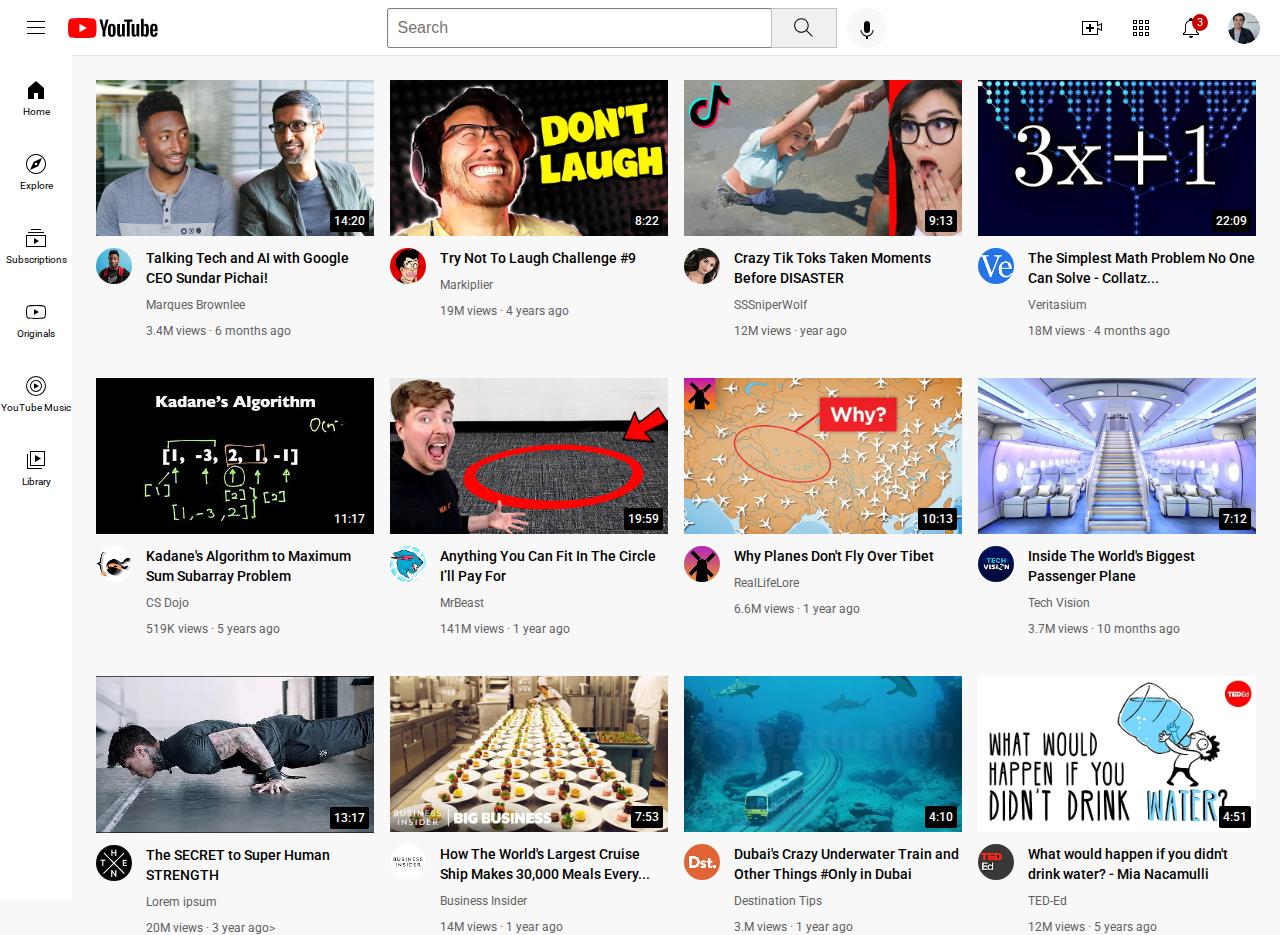
<file: index.html>
<!DOCTYPE html>
<html lang="en">
<head>
    <meta charset="UTF-8">
    <meta name="viewport" content="width=device-width, initial-scale=1.0">
    <title>Youtube.com Clone</title>

    <link rel="preconnect" href="https://fonts.googleapis.com">
<link rel="preconnect" href="https://fonts.gstatic.com" crossorigin>
<link href="https://fonts.googleapis.com/css2?family=Roboto:wght@400;500;700&display=swap" rel="stylesheet">

<link rel="stylesheet" href="styles/general.css">
<link rel="stylesheet" href="styles/header.css">
<link rel="stylesheet" href="styles/video.css">
<link rel="stylesheet" href="styles/sidebar.css">
</head>
<body>

    <header class="header">
        <div class="left-section">
            <img class="hambuger-menu" src="icons/hamburger-menu.svg" alt="hambuger-menu">
            <img class="youtube-logo" src="icons/youtube-logo.svg" alt="youtube-logo">
        </div>
        <div class="middle-section">
            <input class="search-bar" type="text" name="" id="" placeholder="Search">
            <button class="search-button">
                <img class="search-icon" src="icons/search.svg" alt="search">
                <div class="tooltip">Search</div>
            </button>

            <!-- put Position absolute inside position relation to create tooltip -->

            <button class="voice-search-button"><img class="voice-search-icon" src="icons/voice-search-icon.svg" alt="voice">
                <div class="tooltip">Search with your voice</div>
            </button>
        </div>
        <div class="right-section">
            <div class="upload-icon-container">
                <img class="upload-icon" src="icons/upload.svg" alt="upload">
                <div class="tooltip">Create</div>
            </div>
            <div class="youtube-apps-container">
                <img class="youtube-apps-icon" src="icons/youtube-apps.svg" alt="youtube-apps">
                <div class="tooltip">YouTube apps</div>
            </div>
            <div class="notifications-icon-container">
                <img class="notifications-icon" src="icons/notifications.svg" alt="notifications">
                <div class="tooltip">Notifications</div>
                <div class="notifications-count">3</div>
            </div>
            <img class="current-user-picture" src="channel-pictures/my-channel.jpeg" alt="my-channel">
        </div>
    </header >

    <nav class="sidebar">
        <div class="sidebar-link">
            <img src="icons/home.svg" alt="home">
            <div>Home</div>
        </div>
        <div class="sidebar-link">
            <img src="icons/explore.svg" alt="home">
            <div>Explore</div>
        </div>
        <div class="sidebar-link">
            <img src="icons/subscriptions.svg" alt="home">
            <div>Subscriptions</div>
        </div>
        <div class="sidebar-link">
            <img src="icons/originals.svg" alt="home">
            <div>Originals</div>
        </div>
        <div class="sidebar-link">
            <img src="icons/youtube-music.svg" alt="home">
            <div>YouTube Music</div>
        </div>
        <div class="sidebar-link">
            <img src="icons/library.svg" alt="home">
            <div>Library</div>
        </div>
    </nav>
    
    <main>
        <section class="video-grid">
    
            <div class="video-preview">
                <div class="thumbnail-row">
                    <img class="thumbnail" src="thumbnails/thumbnail-1.webp" alt="ezzzee">
                    <div class="video-time">14:20</div>
                </div>
                <div class="video-info-grid">
                    <div class="channel-picture">
                        <img class="profile-picture" src="channel-pictures/channel-1.jpeg" alt="">
                    </div>
                    <div class="video-info">
                        <p class="video-title">
    Talking Tech and AI with Google CEO Sundar Pichai!</p>
        
                        <p class="video-author">Marques Brownlee</p>
        
                        <p class="video-stats">3.4M views &#183 6 months ago</p>
                    </div>
                </div> 
            </div>
        
            <div class="video-preview">
                <div class="thumbnail-row">
                    <img class="thumbnail" src="thumbnails/thumbnail-2.webp" alt="ezzzee">
                    <div class="video-time">8:22</div>
                </div>
                <div class="video-info-grid">
                    <div class="channel-picture">
                        <img class="profile-picture" src="channel-pictures/channel-2.jpeg" alt="">
                    </div>
                    <div class="video-info">
                        <p class="video-title">
    Try Not To Laugh Challenge #9</p>
        
                        <p class="video-author">Markiplier</p>
        
                        <p class="video-stats">19M views &#183 4 years ago</p>
                    </div>
                </div> 
            </div>
        
            <div class="video-preview">
                <div class="thumbnail-row">
                    <img class="thumbnail" src="thumbnails/thumbnail-3.webp" alt="ezzzee">
                    <div class="video-time">9:13</div>
                </div>
                <div class="video-info-grid">
                    <div class="channel-picture">
                        <img class="profile-picture" src="channel-pictures/channel-3.jpeg" alt="">
                    </div>
                    <div class="video-info">
                        <p class="video-title">
    Crazy Tik Toks Taken Moments Before DISASTER</p>
        
                        <p class="video-author">SSSniperWolf</p>
        
                        <p class="video-stats">12M views &#183  year ago</p>
                    </div>
                </div> 
            </div>
        
            <div class="video-preview">
                <div class="thumbnail-row">
                    <img class="thumbnail" src="thumbnails/thumbnail-4.webp" alt="ezzzee">
                    <div class="video-time">22:09</div>
                </div>
                <div class="video-info-grid">
                    <div class="channel-picture">
                        <img class="profile-picture" src="channel-pictures/channel-4.jpeg" alt="">
                    </div>
                    <div class="video-info">
                        <p class="video-title">
    The Simplest Math Problem No One Can Solve - Collatz...</p>
        
                        <p class="video-author">Veritasium</p>
        
                        <p class="video-stats">18M views &#183 4 months ago</p>
                    </div>
                </div> 
            </div>
        
            <div class="video-preview">
                <div class="thumbnail-row">
                    <img class="thumbnail" src="thumbnails/thumbnail-5.webp" alt="ezzzee">
                    <div class="video-time">11:17</div>
                </div>
                <div class="video-info-grid">
                    <div class="channel-picture">
                        <img class="profile-picture" src="channel-pictures/channel-5.jpeg" alt="">
                    </div>
                    <div class="video-info">
                        <p class="video-title">
    Kadane's Algorithm to Maximum Sum Subarray Problem</p>
        
                        <p class="video-author">CS Dojo</p>
        
                        <p class="video-stats">519K views &#183 5 years ago</p>
                    </div>
                </div> 
            </div>
        
            <div class="video-preview">
                <div class="thumbnail-row">
                    <img class="thumbnail" src="thumbnails/thumbnail-6.webp" alt="ezzzee">
                    <div class="video-time">19:59</div>
                </div>
                <div class="video-info-grid">
                    <div class="channel-picture">
                        <img class="profile-picture" src="channel-pictures/channel-6.jpeg" alt="">
                    </div>
                    <div class="video-info">
                        <p class="video-title">
    Anything You Can Fit In The Circle I’ll Pay For</p>
        
                        <p class="video-author">MrBeast</p>
        
                        <p class="video-stats">141M views &#183 1 year ago</p>
                    </div>
                </div> 
            </div>
    
            <div class="video-preview">
                <div class="thumbnail-row">
                    <img class="thumbnail" src="thumbnails/thumbnail-7.webp" alt="ezzzee">
                    <div class="video-time">10:13</div>
                </div>
                <div class="video-info-grid">
                    <div class="channel-picture">
                        <img class="profile-picture" src="channel-pictures/channel-7.jpeg" alt="">
                    </div>
                    <div class="video-info">
                        <p class="video-title">Why Planes Don't Fly Over Tibet</p>
        
                        <p class="video-author">RealLifeLore</p>
        
                        <p class="video-stats">6.6M views &#183 1 year ago</p>
                    </div>
                </div> 
            </div>
        
            <div class="video-preview">
                <div class="thumbnail-row">
                    <img class="thumbnail" src="thumbnails/thumbnail-8.webp" alt="ezzzee">
                    <div class="video-time">7:12</div>
                </div>
                <div class="video-info-grid">
                    <div class="channel-picture">
                        <img class="profile-picture" src="channel-pictures/channel-8.jpeg" alt="">
                    </div>
                    <div class="video-info">
                        <p class="video-title">Inside The World's Biggest Passenger Plane</p>
        
                        <p class="video-author">Tech Vision</p>
        
                        <p class="video-stats">3.7M views &#183 10 months ago</p>
                    </div>
                </div> 
            </div>
        
            <div class="video-preview">
                <div class="thumbnail-row">
                    <img class="thumbnail" src="thumbnails/thumbnail-9.webp" alt="ezzzee">
                    <div class="video-time">13:17</div>
                </div>
                <div class="video-info-grid">
                    <div class="channel-picture">
                        <img class="profile-picture" src="channel-pictures/channel-9.jpeg" alt="">
                    </div>
                    <div class="video-info">
                        <p class="video-title">The SECRET to Super Human STRENGTH</p>
        
                        <p class="video-author">Lorem ipsum</p>
        
                        <p class="video-stats">20M views &#183 3 year ago>
                    </div>
                </div> 
            </div>
    
            <div class="video-preview">
                <div class="thumbnail-row">
                    <img class="thumbnail" src="thumbnails/thumbnail-10.webp" alt="ezzzee">
                    <div class="video-time">7:53</div>
                </div>
                <div class="video-info-grid">
                    <div class="channel-picture">
                        <img class="profile-picture" src="channel-pictures/channel-10.jpeg" alt="">
                    </div>
                    <div class="video-info">
                        <p class="video-title">How The World's Largest Cruise Ship Makes 30,000 Meals Every...</p>
        
                        <p class="video-author">Business Insider</p>
        
                        <p class="video-stats">14M views &#183 1 year ago</p>
                    </div>
                </div> 
            </div>
        
            <div class="video-preview">
                <div class="thumbnail-row">
                    <img class="thumbnail" src="thumbnails/thumbnail-11.webp" alt="ezzzee">
                    <div class="video-time">4:10</div>
                </div>
                <div class="video-info-grid">
                    <div class="channel-picture">
                        <img class="profile-picture" src="channel-pictures/channel-11.jpeg" alt="">
                    </div>
                    <div class="video-info">
                        <p class="video-title">Dubai's Crazy Underwater Train and Other Things #Only in Dubai</p>
        
                        <p class="video-author">Destination Tips</p>
        
                        <p class="video-stats">3.M views &#183 1 year ago</p>
                    </div>
                </div> 
            </div>
        
            <div class="video-preview">
                <div class="thumbnail-row">
                    <img class="thumbnail" src="thumbnails/thumbnail-12.webp" alt="ezzzee">
                    <div class="video-time">4:51</div>
                </div>
                <div class="video-info-grid">
                    <div class="channel-picture">
                        <img class="profile-picture" src="channel-pictures/channel-12.jpeg" alt="">
                    </div>
                    <div class="video-info">
                        <p class="video-title">What would happen if you didn't drink water? - Mia Nacamulli</p>
        
                        <p class="video-author">TED-Ed</p>
        
                        <p class="video-stats">12M views &#183 5 years ago</p>
                    </div>
                </div> 
            </div>
    
        </section>
    </main>

    
</body>
</html>
</file>
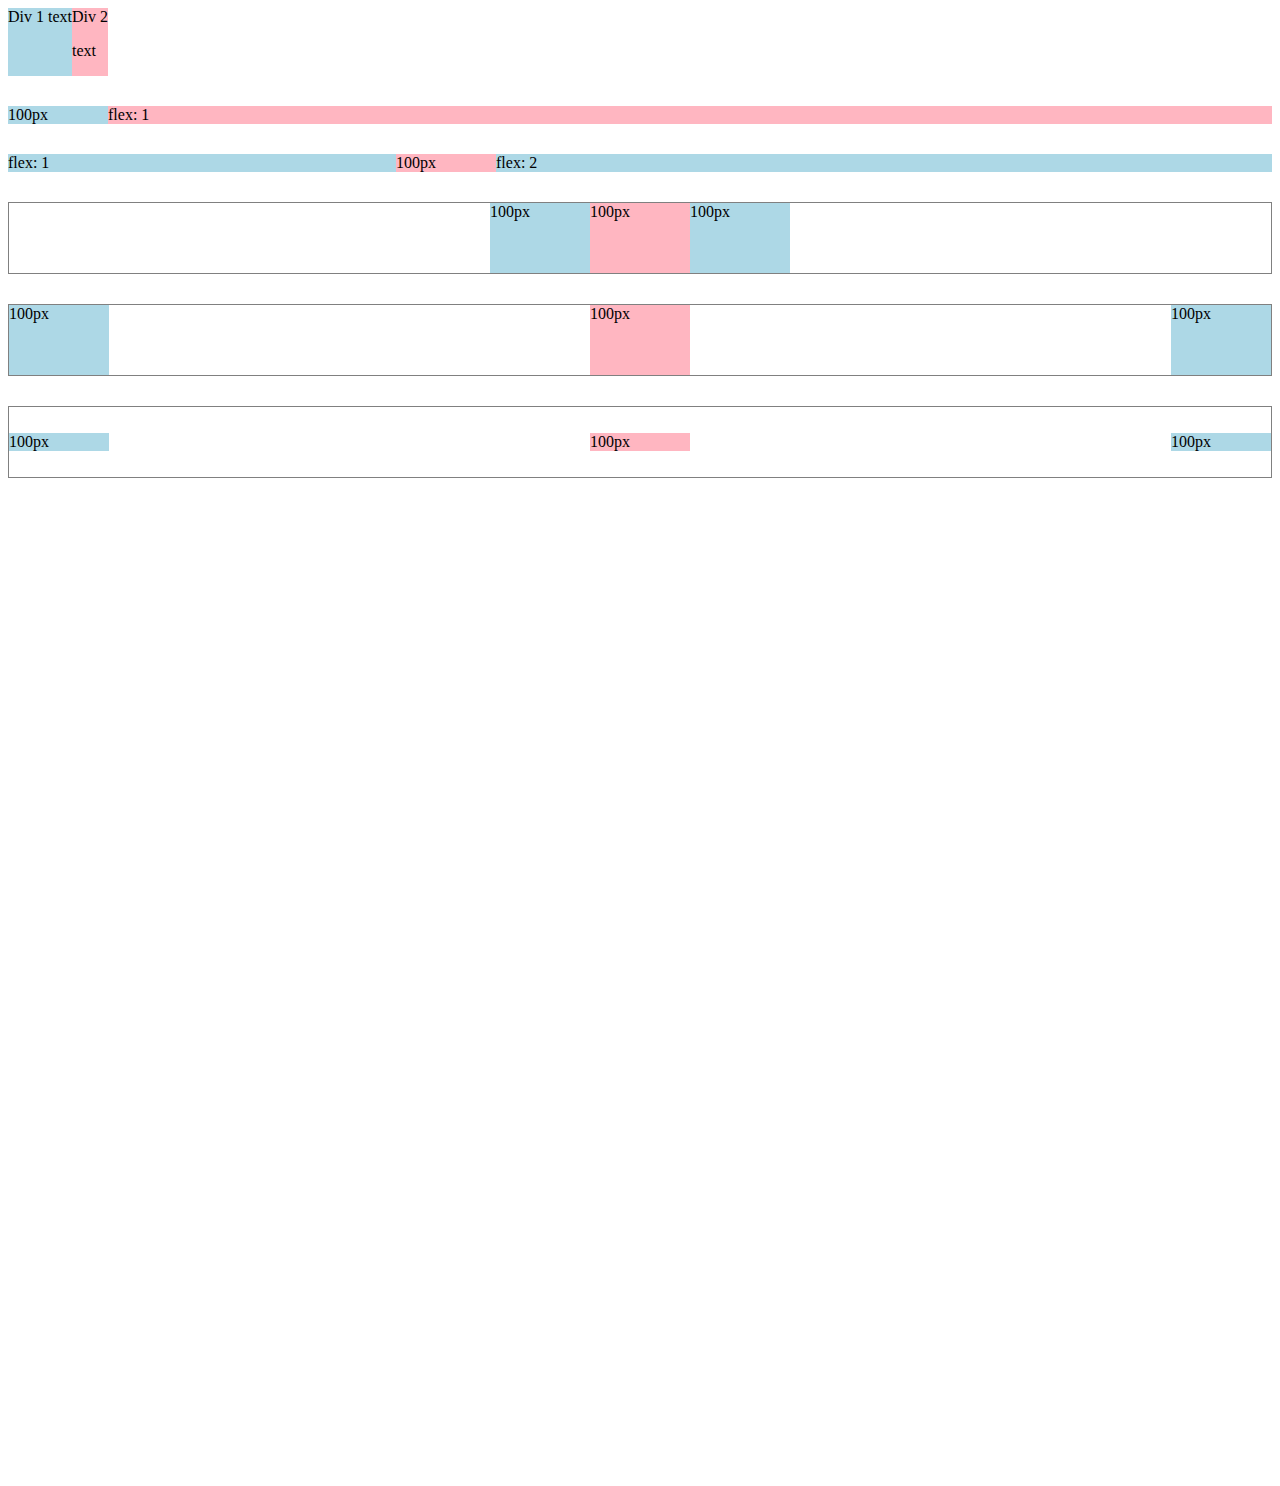
<file: flexbox.html>
<!DOCTYPE html>
<html lang="en">
<head>
    <meta charset="UTF-8">
    <meta name="viewport" content="width=device-width, initial-scale=1.0">
    <title>flexbox practice</title>
</head>
<body style="padding-bottom: 1000px;">
    <div style="
    display: flex;
    flex-direction: row;
    ">
        <div style="background-color: lightblue;">Div 1 text</div>
        <div style="background-color: lightpink;">Div 2 <p>text</p></div>
    </div>

    <div style="
    display: flex;
    flex-direction: row;
    margin-top: 30px;
    ">
        <div style="
        width: 100px;
        background-color: lightblue;">100px</div>
        <div style="
        flex: 1;
        background-color: lightpink;">flex: 1</div>
    </div>

    <div style="
        display: flex;
        flex-direction: row;
        margin-top: 30px;">
        <div style="
        flex: 1;
        background-color: lightblue;">flex: 1</div>
        <div style="
        width: 100px;
        background-color: lightpink;">100px</div>
        <div style="
        flex: 2;
        background-color: lightblue;">flex: 2</div>
    </div>

    <div style="
        display: flex;
        flex-direction: row;
        justify-content: center;
        margin-top: 30px;
        height: 70px;
        border: 1px solid gray;
        ">
        <div style="
        width: 100px;
        background-color: lightblue;">100px</div>
        <div style="
        width: 100px;
        background-color: lightpink;">100px</div>
        <div style="
        width: 100px;
        background-color: lightblue;">100px</div>
    </div>

    <div style="
        display: flex;
        flex-direction: row;
        justify-content: space-between;
        margin-top: 30px;
        height: 70px;
        border: 1px solid gray;
        ">
        <div style="
        width: 100px;
        background-color: lightblue;">100px</div>
        <div style="
        width: 100px;
        background-color: lightpink;">100px</div>
        <div style="
        width: 100px;
        background-color: lightblue;">100px</div>
    </div>

    <div style="
        display: flex;
        flex-direction: row;
        justify-content: space-between;
        align-items: center;
        margin-top: 30px;
        height: 70px;
        border: 1px solid gray;
        ">
        <div style="
        width: 100px;
        background-color: lightblue;">100px</div>
        <div style="
        width: 100px;
        background-color: lightpink;">100px</div>
        <div style="
        width: 100px;
        background-color: lightblue;">100px</div>
    </div>
</body>
</html>
</file>
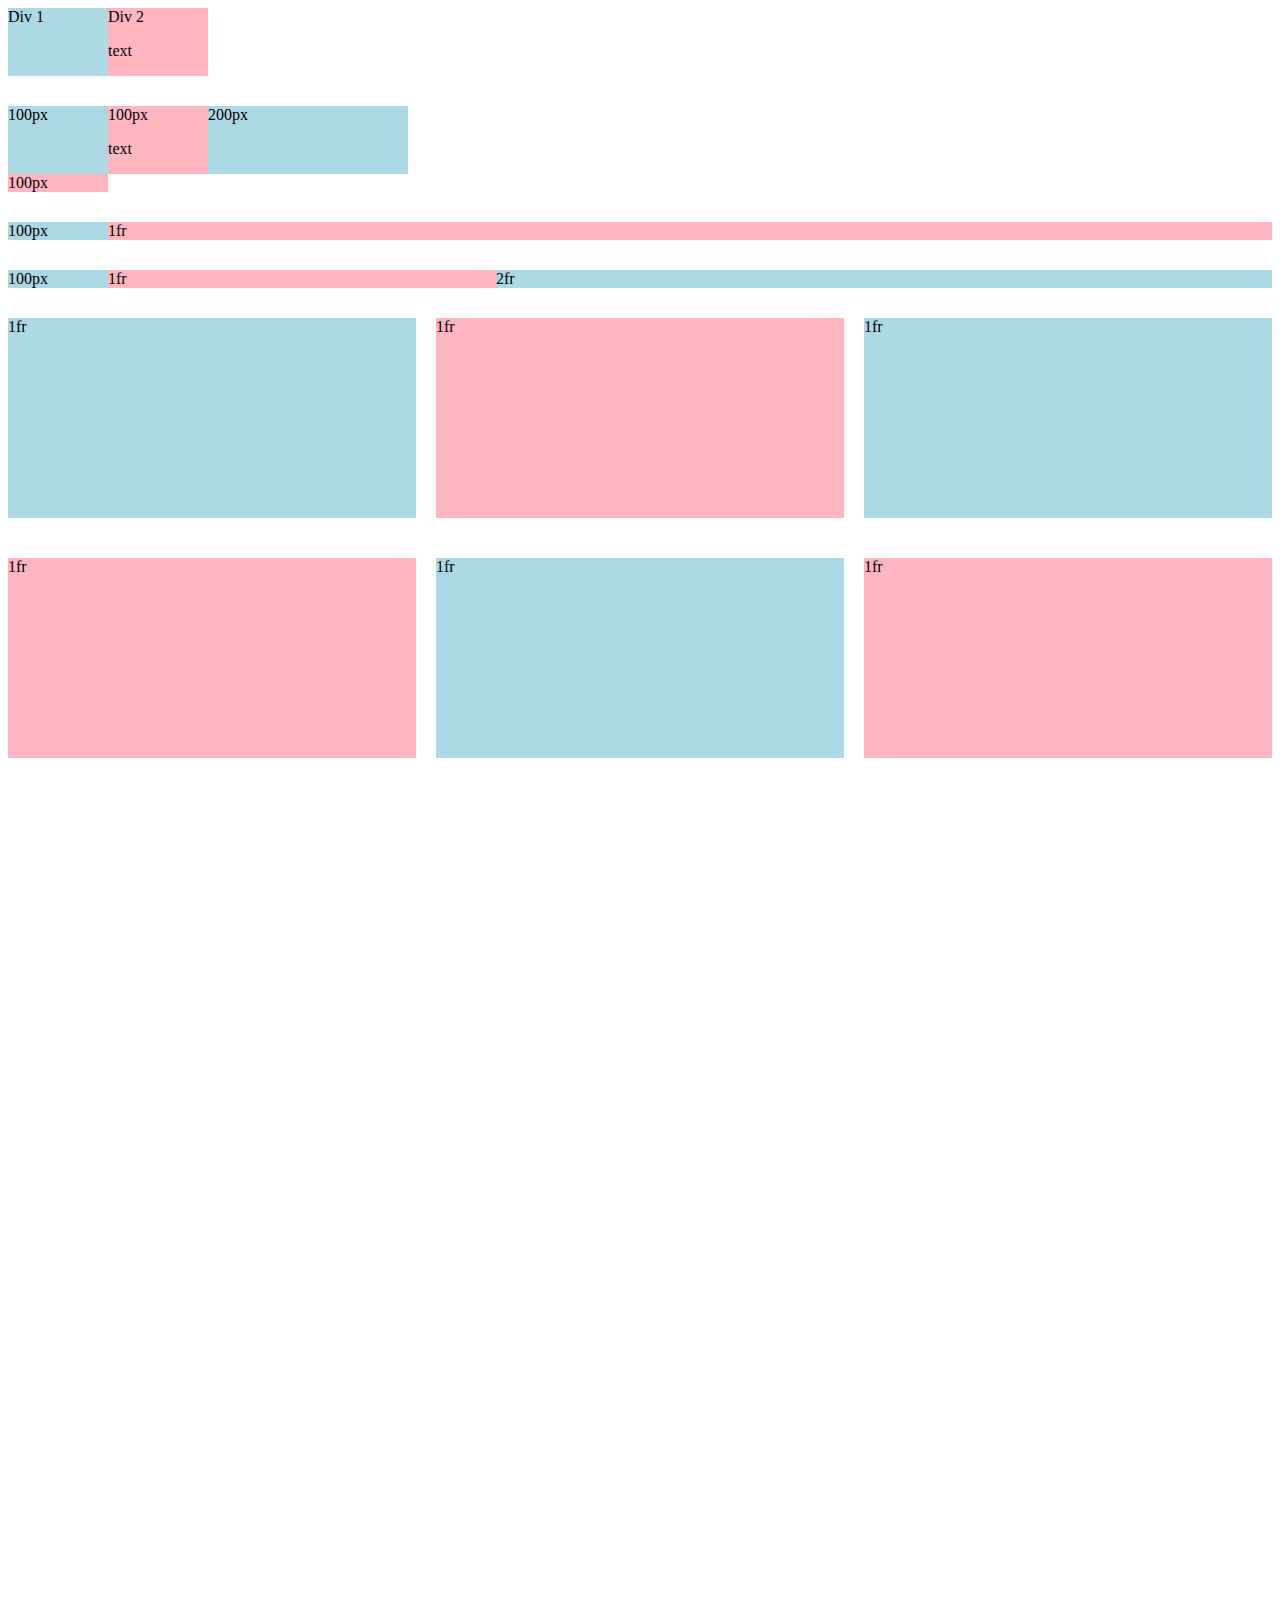
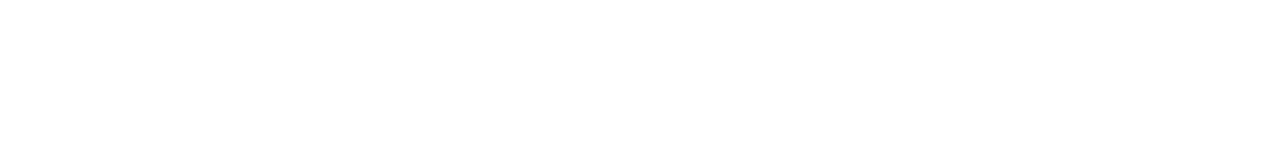
<file: grid.html>
<!DOCTYPE html>
<html lang="en">
<head>
    <meta charset="UTF-8">
    <meta name="viewport" content="width=device-width, initial-scale=1.0">
    <title>Grid Practice</title>
</head>
<body style="padding-bottom: 1000px;">
    <div style="
    display: grid;
    grid-template-columns: 100px 100px;
    ">
        <div style="background-color: lightblue;">Div 1</div>
        <div style="background-color: lightpink;">Div 2 <p>text</p></div>
    </div>

    <div style="
     margin-top: 30px;
    display: grid;
    grid-template-columns: 100px 100px 200px;
    ">
        <div style="background-color: lightblue;">100px</div>
        <div style="background-color: lightpink;">100px <p>text</p></div>
        <div style="background-color: lightblue;">200px</div>
        <div style="background-color: lightpink;">100px </div>
    </div>

    <div style="
    margin-top: 30px;
    display: grid;
    grid-template-columns: 100px 1fr;
    ">
        <div style="background-color: lightblue;">100px</div>
        <div style="background-color: lightpink;">1fr</div>
    </div>

    <div style="
    margin-top: 30px;
    display: grid;
    grid-template-columns: 100px 1fr 2fr;
    ">
        <div style="background-color: lightblue;">100px</div>
        <div style="background-color: lightpink;">1fr</div>
        <div style="background-color: lightblue;">2fr</div>
    </div>

     <div style="
    margin-top: 30px;
    display: grid;
    grid-template-columns: 1fr 1fr 1fr;
    column-gap: 20px;
    row-gap: 40px;
    ">
        <div style="background-color: lightblue; height: 200px;">1fr</div>
        <div style="background-color: lightpink; height: 200px;">1fr</div>
        <div style="background-color: lightblue; height: 200px;">1fr</div>
        <div style="background-color: lightpink; height: 200px;">1fr</div>
        <div style="background-color: lightblue; height: 200px;">1fr</div>
        <div style="background-color: lightpink; height: 200px;">1fr</div>
    </div>
</body>
</html>
</file>
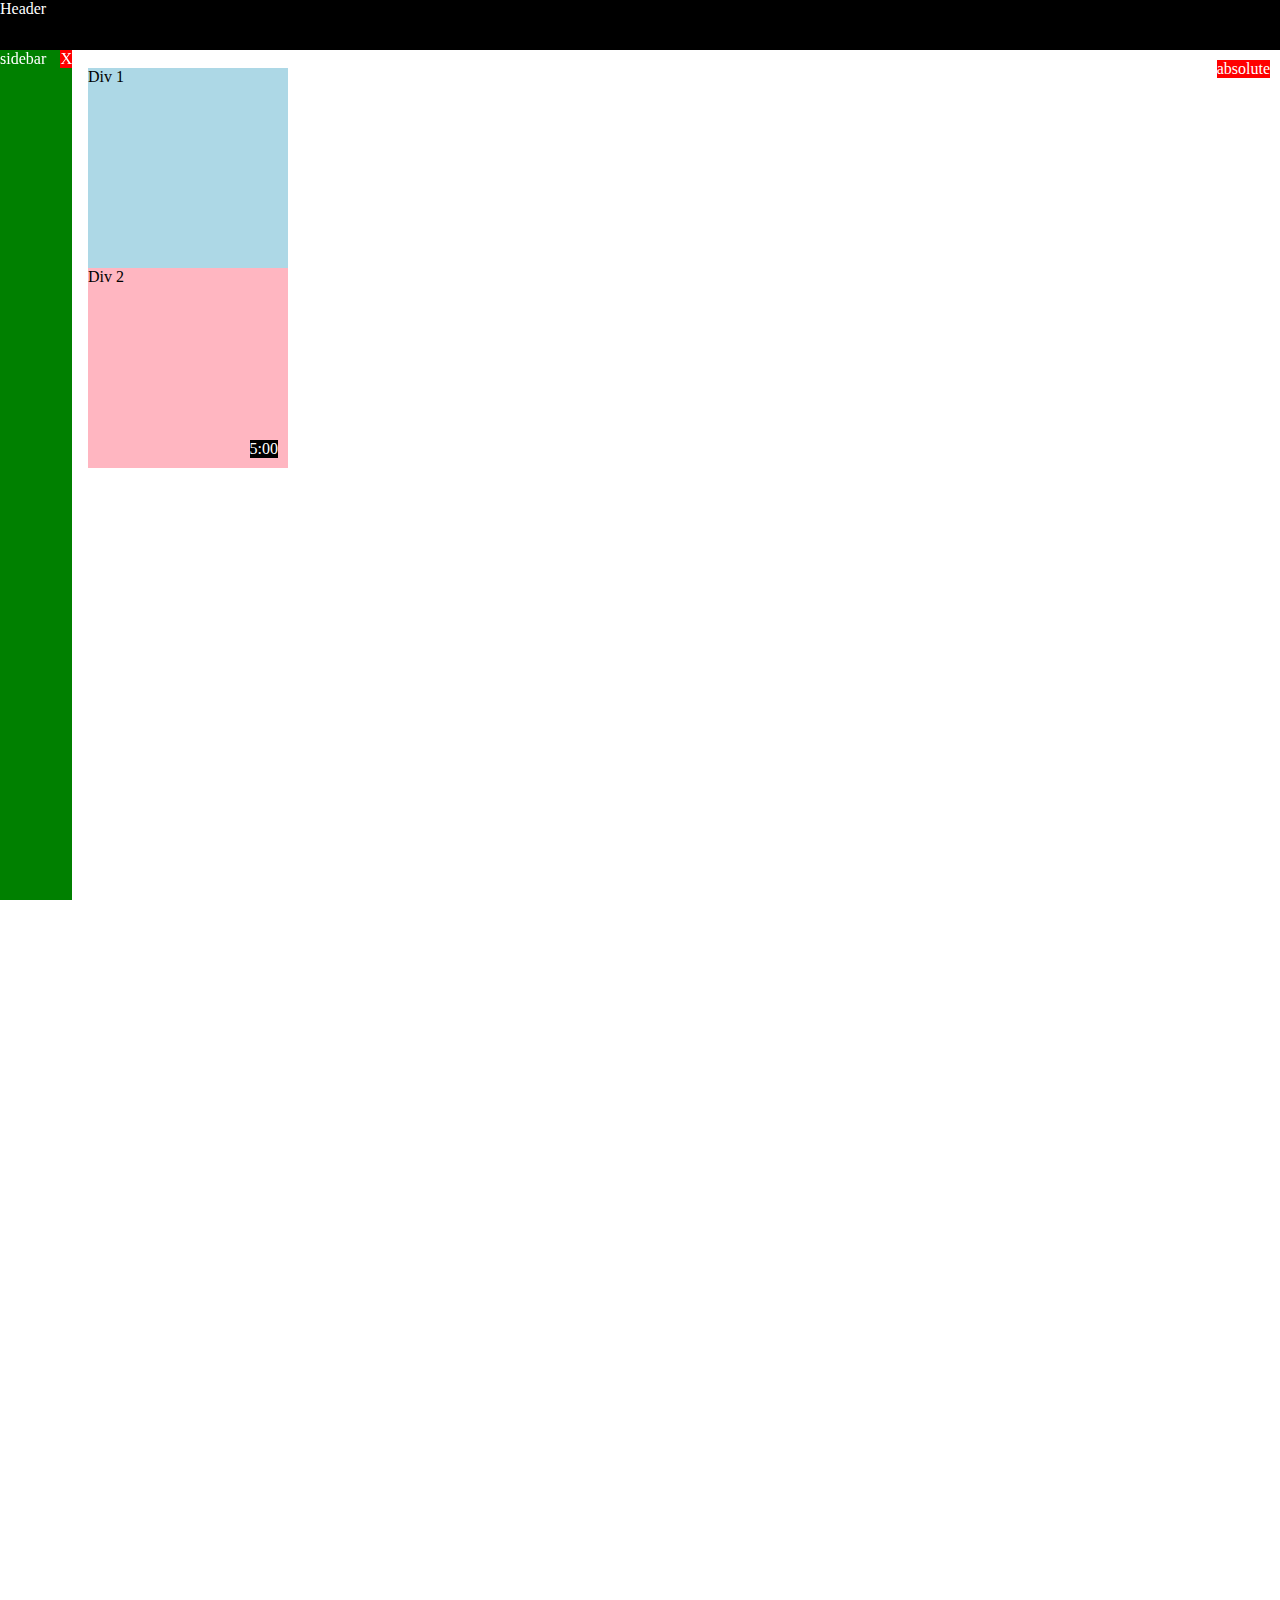
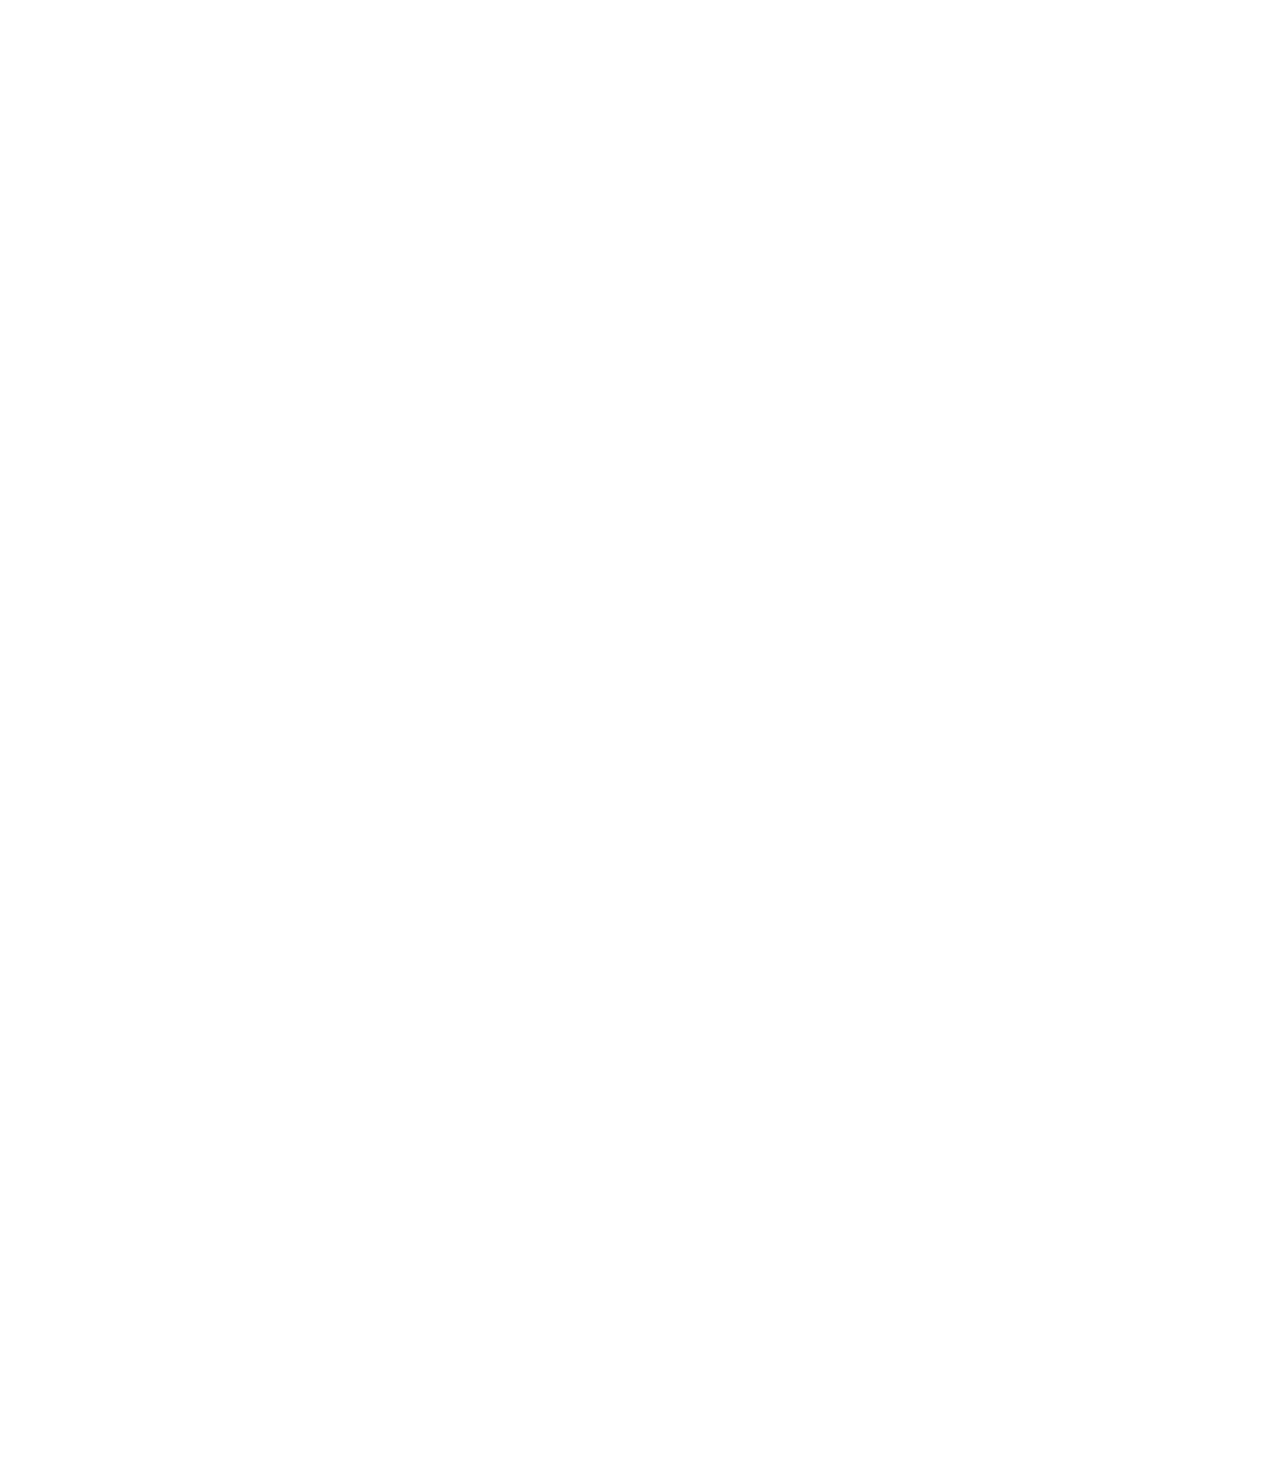
<file: position.html>
<!DOCTYPE html>
<html lang="en">
<head>
    <meta charset="UTF-8">
    <meta name="viewport" content="width=device-width, initial-scale=1.0">
    <title>Position Practice</title>
</head>
<body style="height: 3000px;
padding-top: 60px;
padding-left: 80px;
">
    <div style="
        background-color: black;
        color: white;
        position: fixed;
        top: 0;
        left: 0;
        right: 0;
        height: 50px;
        z-index: 100;"
    >Header</div>

    <div style="
        background-color: green;
        color: white;
        position: fixed;
        bottom: 0;
        left: 0;
        top: 50px;
        width: 72px;"
    >sidebar
    <div style="
        background-color: red;
        color: white;
        position: absolute;
        top: 0;
        right: 0;
    ">X</div>    
    </div>

    <div style="background-color: red;
    color: white;
    position: absolute;
    top: 60px;
    right: 10px;
    ">absolute</div>

    <div style="
    background-color: lightblue;
    height: 200px;
    width: 200px;
    position: static;
    ">Div 1</div>
    <div style="
    background-color: lightpink;
    height: 200px;
    width: 200px;
    position: relative;
    ">Div 2
        <div style="background-color: black;
        color: white;
        position: absolute;
        bottom: 10px;
        right: 10px;
    ">5:00</div>
    </div>
</body>
</html>
</file>
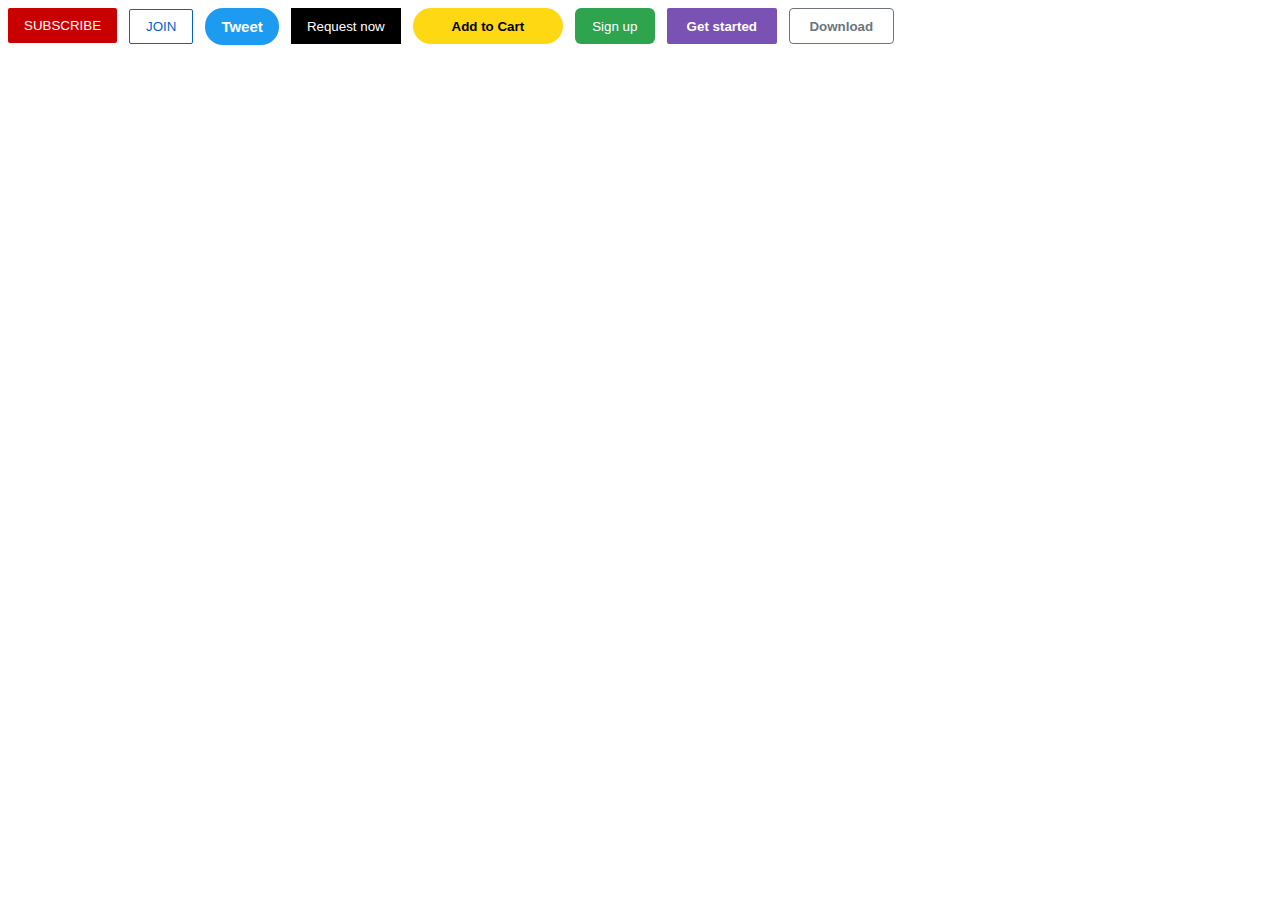
<file: intro-to-html/buttons.html>
<!DOCTYPE html>
<html lang="en">
<head>
    <meta charset="UTF-8">
    <meta name="viewport" content="width=device-width, initial-scale=1.0">
    <title>Document</title>

    <style>
        .subcsribe-button {
            background-color: rgb(200, 0, 0);
            color: white;
            border: none;
            padding: 10px 16px;
            border-radius: 2px;
            cursor: pointer;
            margin-right: 8px;
            vertical-align: top;
            transition: opacity 0.15s;
        }

        .subcsribe-button:hover {
            opacity: 0.7;
        }

        .subcsribe-button:active {
            opacity: 0.5;
        }

        .join-button {
            background-color: white;
            border-color: rgb(6, 95, 212);
            border-style: solid;
            border-width: 1px;
            color: rgb(6, 95, 212);
            border-radius: 2px;
            cursor: pointer;
            margin-right: 8px;
            padding: 9px 16px;
            transition: background-color 0.15s, color 0.15s;
        }

        .join-button:hover {
            background-color: rgb(6, 95, 212);
            color: white;
        }
        
        .join-button:active {
            opacity: 0.7;
        }

        .tweet-button {
            background-color: rgb(29, 155, 240);
            color: white;
            border: none;
            padding: 10px 16px;
            border-radius: 18px;
            font-weight: bold;
            font-size: 15px;
            cursor: pointer;
            vertical-align: top;
            transition: box-shadow 0.15s;
        }

        .tweet-button:hover {
            box-shadow: 5px 5px 10px rgba(29, 155, 240, 0.15);
        }

        .uber-button {
            background-color: rgb(0, 0, 0);
            color: white;
            height: 36px;
            border: none;
            width: 110px;
            margin-left: 8px;
        }

        .amazon-button {
            background-color: rgb(255, 216, 20);
            color: black;
            font-weight: 550;
            height: 36px;
            width: 150px;
            border-radius: 18px;
            border: none;
            margin-left: 8px;
        }

        .github-button {
            background-color: rgb(46, 164, 79);
            color: white;
            height: 36px;
            width: 80px;
            border: none;
            border-radius: 6px;
            margin-left: 8px;
        }

        .bootstrap-button {
            background-color: rgb(121, 82, 179);
            color: white;
            height: 36px;
            width: 110px;
            border: none;
            font-weight: bold;
            border-radius: 2px;
            margin-left: 8px;
        }

        .bootstrap-download-button {
            background-color: white;
            color: rgb(108, 117, 125);
            height: 36px;
            width: 105px;
            border-radius: 4px;
            border: 1px solid rgb(108, 117, 125);
            font-weight: bold;
            margin-left: 8px;
        }

    </style>
</head>
<body>
    <button class="subcsribe-button">SUBSCRIBE</button>
    <button class="join-button">JOIN</button>
    <button class="tweet-button">Tweet</button>
    <button class="uber-button">Request now</button>
    <button class="amazon-button">Add to Cart</button>
    <button class="github-button">Sign up</button>
    <button class="bootstrap-button">Get started</button>
    <button class="bootstrap-download-button">Download</button>
</body>
</html>
</file>
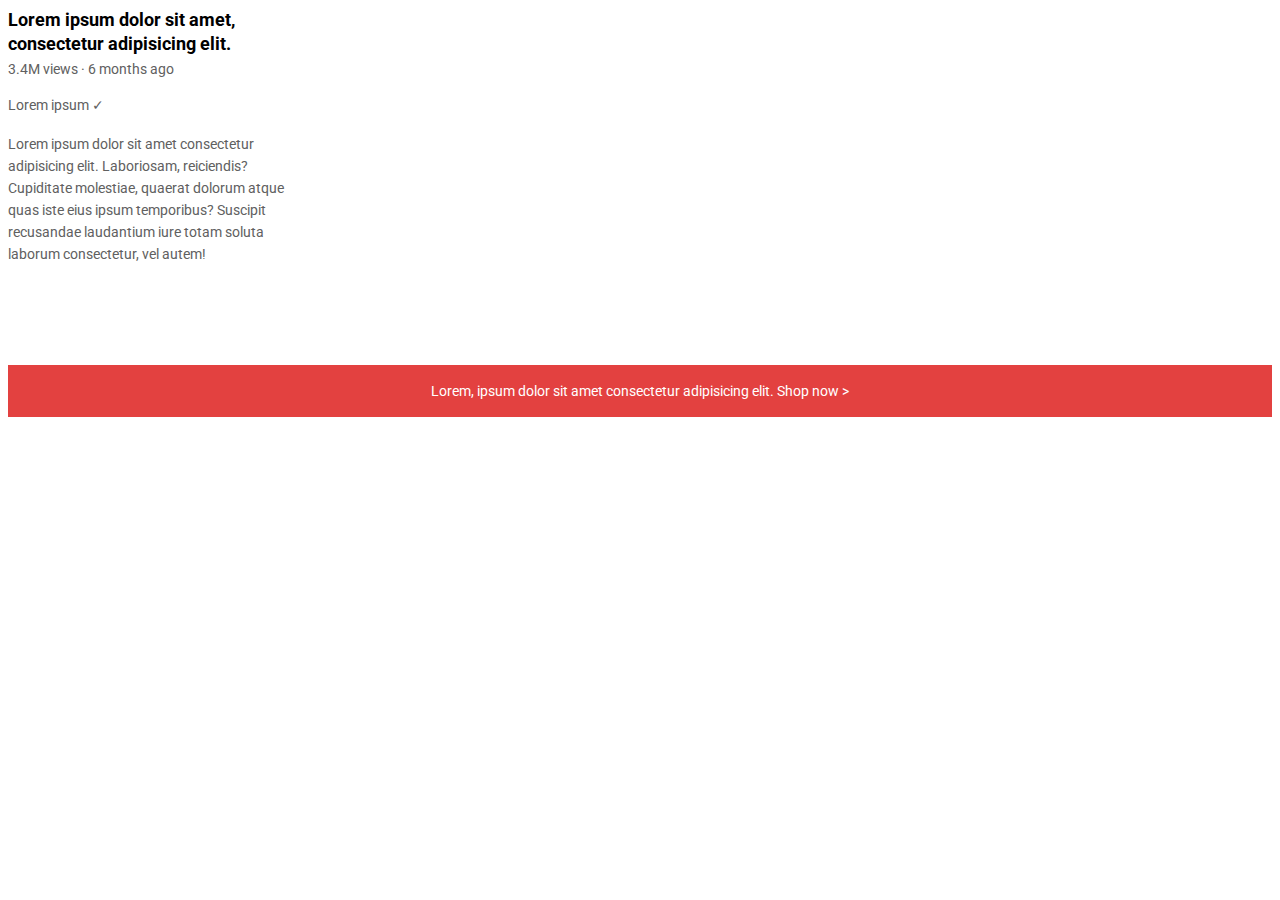
<file: intro-to-html/text.html>
<!DOCTYPE html>
<html lang="en">
<head>
    <meta charset="UTF-8">
    <meta name="viewport" content="width=device-width, initial-scale=1.0">
    <title>Document</title>
    <link rel="preconnect" href="https://fonts.googleapis.com">
<link rel="preconnect" href="https://fonts.gstatic.com" crossorigin>
<link href="https://fonts.googleapis.com/css2?family=Roboto:wght@400;700&display=swap" rel="stylesheet">
<link rel="stylesheet" href="styles/text.css">
</head>
<body>
    

    <p class="video-title">Lorem ipsum dolor sit amet, consectetur adipisicing elit. 
    </p>

    <p class="video-stats">3.4M views &#183 6 months ago</p>

    <p class="video-author">Lorem ipsum &check;</p>

    <p class="video-description">Lorem ipsum dolor sit amet consectetur adipisicing elit. Laboriosam, reiciendis? Cupiditate molestiae, quaerat dolorum atque quas iste eius ipsum temporibus? Suscipit recusandae laudantium iure totam soluta laborum consectetur, vel autem!</p>

    <p class="apple-text">Lorem, ipsum dolor sit amet consectetur adipisicing elit. <span class="shop-link">Shop now &#62;</span></p>
</body>
</html>
</file>
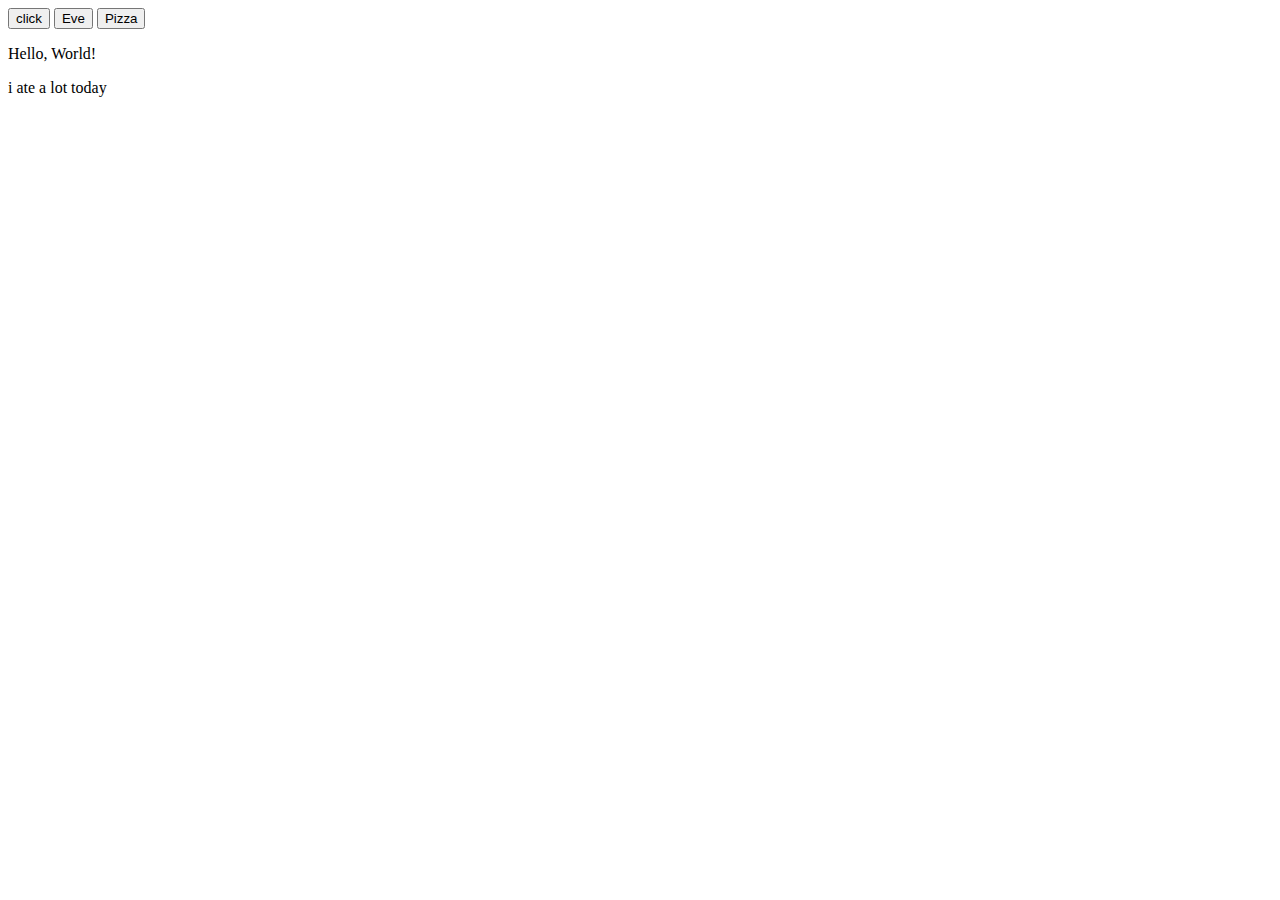
<file: intro-to-html/website.html>
<!DOCTYPE html>
<html lang="en">
<head>
    <meta charset="UTF-8">
    <meta name="viewport" content="width=device-width, initial-scale=1.0">
    <title>Document</title>
</head>
<body>
    <button>click</button>
    <button>Eve</button>
    <button>Pizza</button>
    <p>Hello, World!</p>
    <p>i ate a lot today</p>
</body>
</html>
</file>
<file: styles/general.css>
/* this style below will be inherited */

body {
    font-family: Roboto, Arial;
    margin: 0;
    padding-top: 80px;
    padding-left: 96px;
    padding-right: 24px;
    background-color: rgb(248, 248, 248);
} 
 
p {
    margin-top: 0;
    margin-bottom: 0;
}
</file>
<file: styles/header.css>
.header {
    display: flex;
    flex-direction: row;
    justify-content: space-between;
    height: 55px;
    position: fixed;
    top: 0;
    left: 0;
    right: 0;
    z-index: 100;
    background-color: white;
    border-bottom-width: 1px;
    border-bottom-style: solid;
    border-bottom-color: rgb(228, 228, 228);
}

.left-section {
    display: flex;
    align-items: center;
}

.hambuger-menu {
    height: 24px;
    margin-left: 24px;
    margin-right: 20px;
}

.youtube-logo {
    height: 20px;
}

.middle-section {
    display: flex;
    align-items: center;
    flex: 1;
    margin-left: 70px;
    margin-right: 35px;
    max-width: 500px;
    
}

.search-bar {
    flex: 1;
    height: 36px;
    width: 0;
    padding-left: 10px;
    font-size: 16px;
    border-width: 1px;
    border-style: solid;
    border-color: gray;
    border-radius: 2px;
    box-shadow: inset 1px 2px 3px rgba(0, 0, 0, 0.05);
    
}

.search-bar::placeholder {
    font-size: 16px;
}

.search-button {
    height: 40px;
    width: 66px;
    background-color: rgb(240, 240, 240);
    border: 1px solid rgb(192, 192, 192);
    margin-left: -1px;
    margin-right: 10px;
    
}

.search-button,
.voice-search-button,
.upload-icon-container,
.youtube-apps-container,
.notifications-icon-container {
    display: flex;
    justify-content: center;
    align-items: center;
    position: relative;
}

.search-button .tooltip,
.voice-search-button .tooltip,
.upload-icon-container .tooltip,
.youtube-apps-container .tooltip,
.notifications-icon-container .tooltip {
    position: absolute;
    background-color: gray;
    color: white;
    padding: 4px 8px;
    border-radius: 2px;
    font-size: 12px;
    bottom: -30px;
    opacity: 0;
    transition: opacity 0.15s;
    pointer-events: none;
    white-space: nowrap;
}

.search-button:hover .tooltip,
.voice-search-button:hover .tooltip,
.upload-icon-container:hover .tooltip,
.youtube-apps-container:hover .tooltip,
.notifications-icon-container:hover .tooltip {
    opacity: 1;
}

.search-icon {
    height: 25px;
}

.voice-search-button {
    height: 40px;
    width: 40px;
    border-radius: 20px;
    border: none;
    background-color: rgb(248, 248, 248);
}

.voice-search-icon {
    height: 24px;
    margin-top: 4px;
    
}

.right-section {
    display: flex;
    align-items: center;
    justify-content: space-between;
    width: 180px;
    margin-right: 20px;
    flex-shrink: 0;
   
}

.upload-icon,
.youtube-apps-icon,
.notifications-icon{
    height: 24px;
}

.notifications-icon-container {
    position: relative;
}

.notifications-count {
    position: absolute;
    top: -2px;
    right: -5px;
    background-color: rgb(200, 0, 0);
    color: white;
    font-size: 11px;
    padding: 2px 5px;
    border-radius: 50%;
}

.current-user-picture {
    height: 32px;
    border-radius: 16px;
}
</file>
<file: styles/video.css>
.thumbnail {
       width: 100%;
   }

   .video-title {
       margin-top: 0;
       font-size: 14px;
       font-weight: 500;
       line-height: 20px;
       margin-bottom: 10px;
   }

   .video-info-grid {
       display: grid;
       grid-template-columns: 50px 1fr;
   }

   .profile-picture {
       width: 36px;
       border-radius: 50%;
   }

   .thumbnail-row {
       margin-bottom: 8px;
       position: relative;
   }

   .video-time {
    font-size: 12px;
    font-weight: 500;
    padding: 4px;
    border-radius: 2px;
    position: absolute;
    bottom: 8px;
    right: 5px;
    background-color: black;
    color: white;
   }

   .video-author,
   .video-stats {
       font-size: 12px;
       color: rgb(96, 96, 96);
   }

   .video-author {
       margin-bottom: 12px;
   }

   .video-grid {
       display: grid;
       grid-template-columns: 1fr 1fr 1fr;
       column-gap: 16px;
       row-gap: 40px;
   }

   @media (max-width: 750px) {
    .video-grid {
        grid-template-columns: 1fr 1fr;
    }
   }

   @media (min-width: 751px) and (max-width: 999px) {
    .video-grid {
            grid-template-columns: 1fr 1fr 1fr;
        }
   }

   @media (min-width: 1000px) {
    .video-grid {
        grid-template-columns: 1fr 1fr 1fr 1fr;
    }
   }
</file>
<file: styles/sidebar.css>
.sidebar {
    position: fixed;
    bottom: 0;
    left: 0;
    top: 55px;
    background-color: white;
    width: 72px;
    z-index: 200;
    padding-top: 5px;
}

.sidebar-link {
    display: flex;
    flex-direction: column;
    justify-content: center;
    align-items: center;
    height: 74px;
    cursor: pointer;
}

.sidebar-link:hover {
    background-color: rgb(235, 235, 235);
}

.sidebar-link img {
    height: 24px;
    margin-bottom: 4px;
}

.sidebar-link div {
    font-size: 10px;

}
</file>
<file: intro-to-html/styles/text.css>
p {
    font-family: Roboto;
    margin-top: 0;
    margin-bottom: 0;
}
.video-title {
    
    font-size: 18px;
    font-weight: bold;
    width: 280px;
    line-height: 24px;
    margin-bottom: 5px;
}

.video-stats {
    
    font-size: 14px;
    color: rgb(96, 96, 96);
    margin-bottom: 20px;
}

.video-author {
    
    font-size: 14px;
    color: rgb(96, 96, 96);
    margin-bottom: 20px;
}

.video-description {
    
    font-size: 14px;
    color: rgb(96, 96, 96);
    width: 280px;
    line-height: 22px;
    margin-bottom: 100px;
}

.apple-text {
    margin-bottom: 50px;
    font-size: 14px;
    background-color: rgb(227, 65, 64);
    color: white;
    text-align: center;
    padding: 18px 0;
}

.shop-link {
    cursor: pointer;
}

.shop-link:hover {
    text-decoration: underline;
}
</file>
